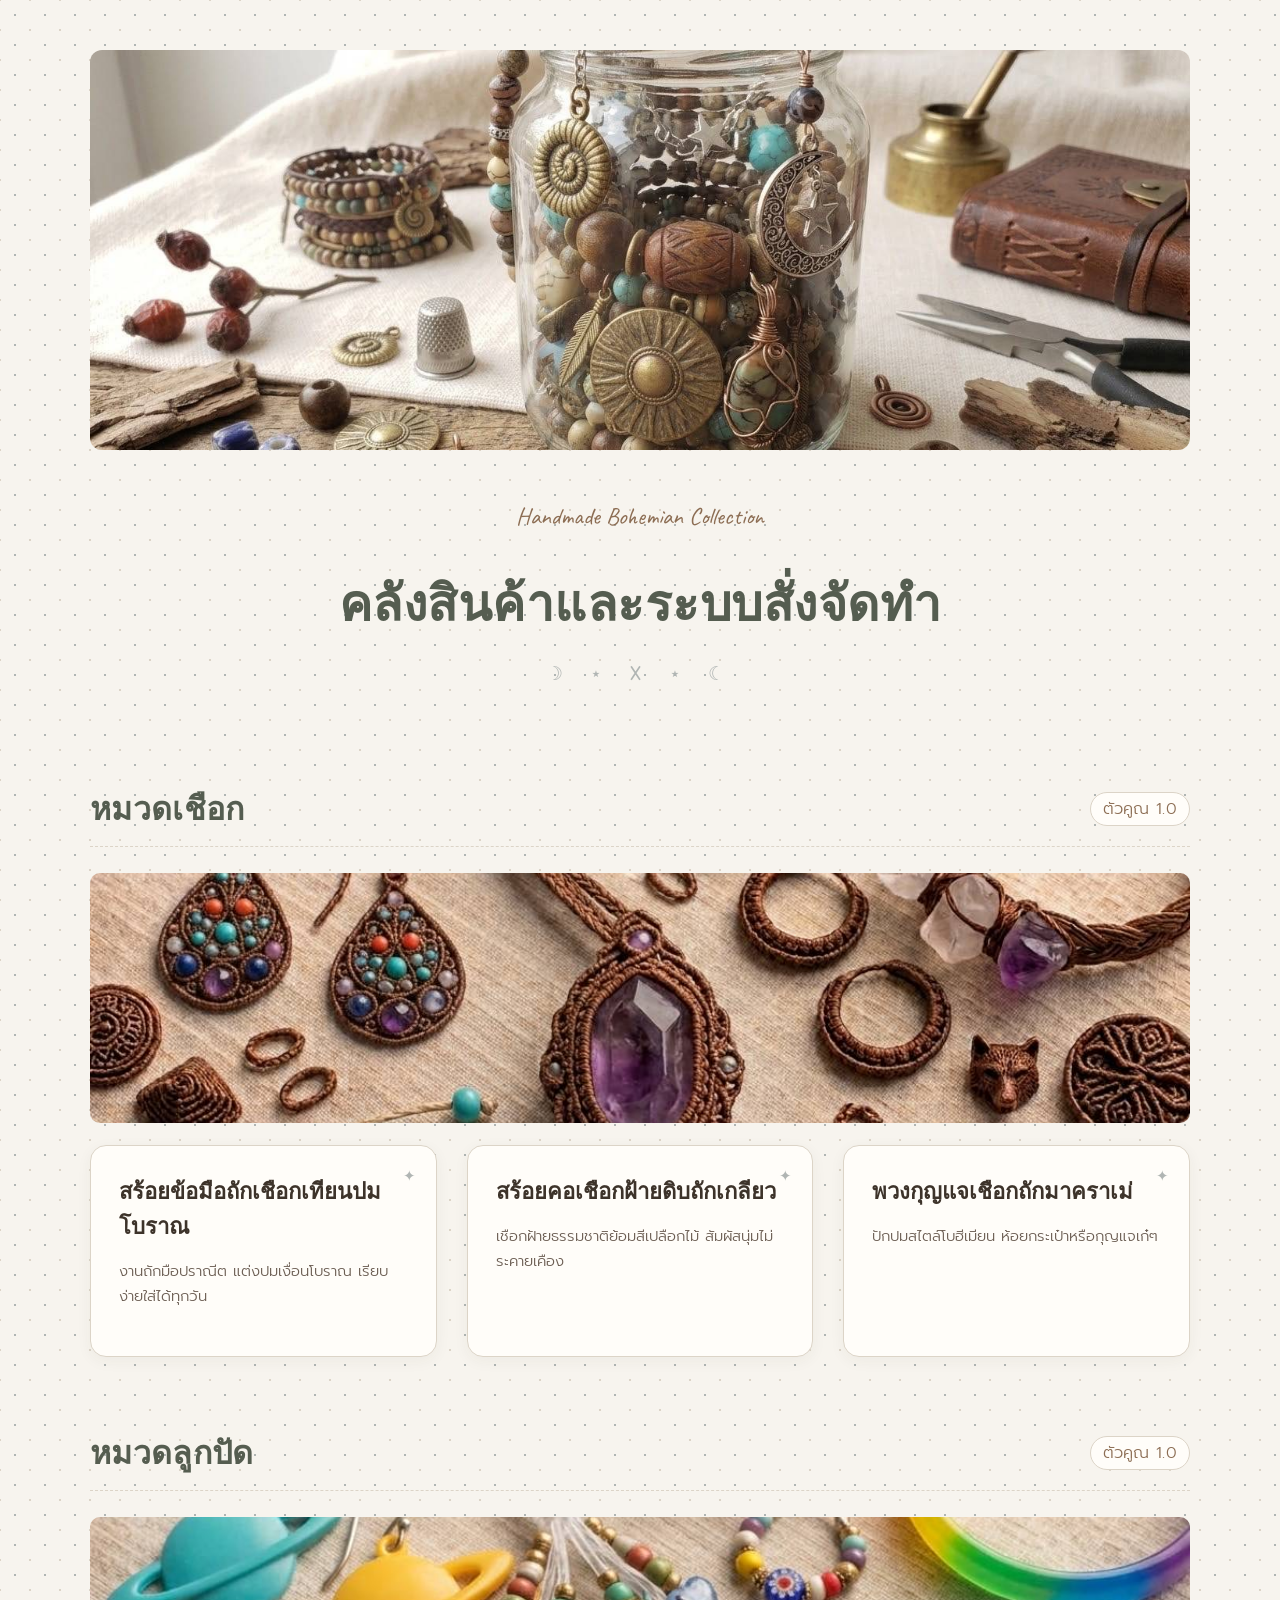
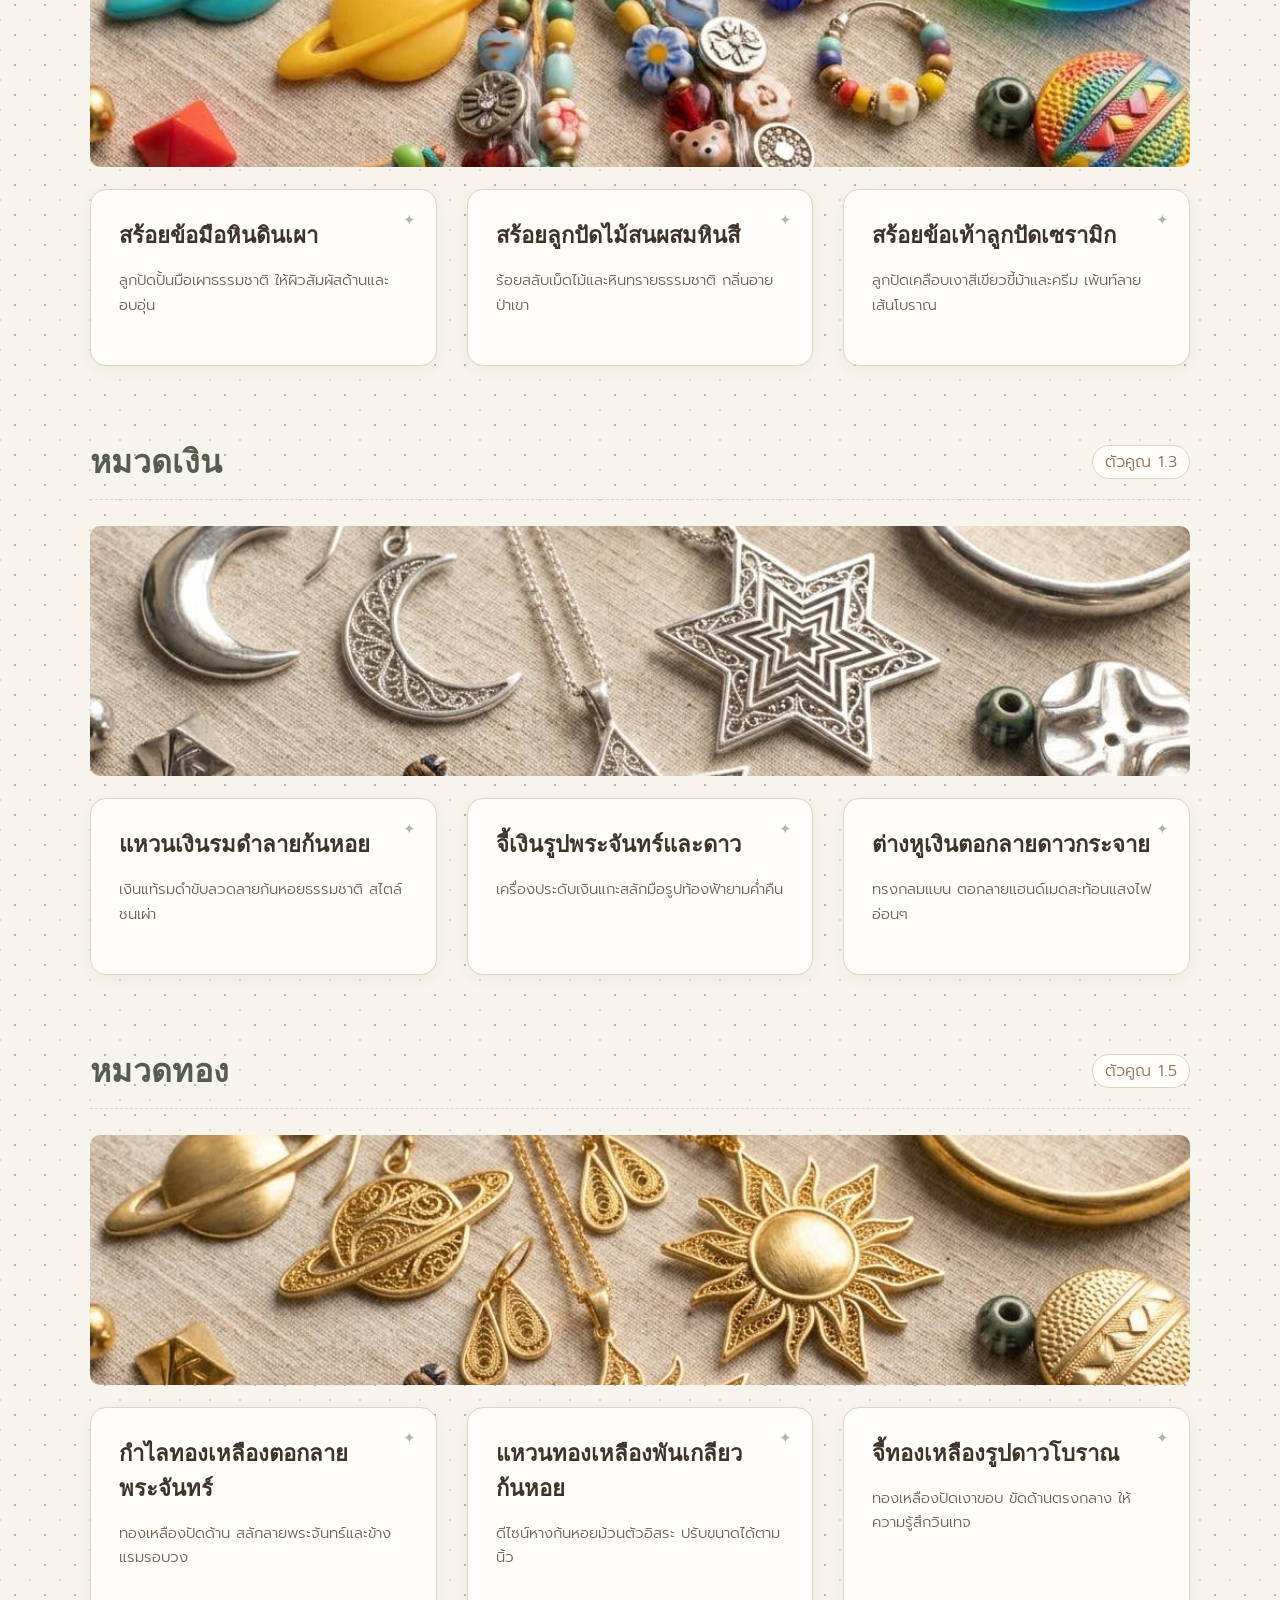
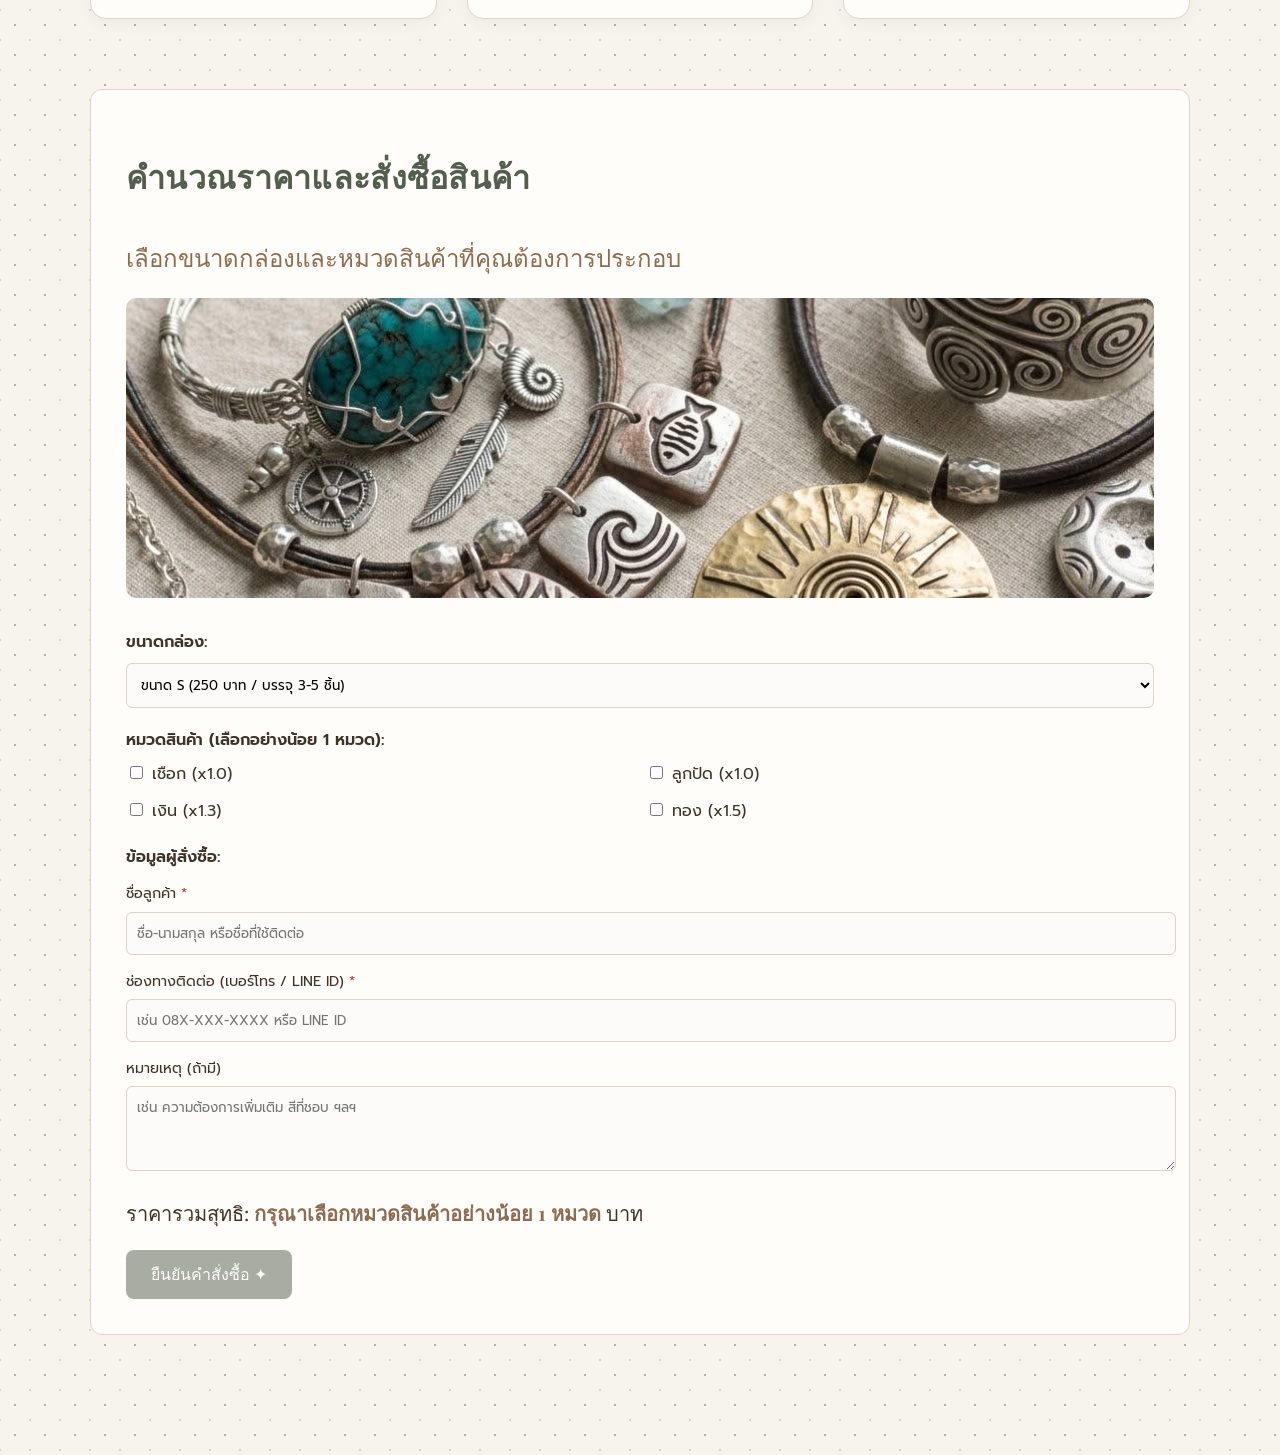
<file: index.html>
<!DOCTYPE html>
<html lang="th">
<head>
    <meta charset="UTF-8">
    <title>รายการสินค้าและสั่งซื้อ - Luna & Spiral</title>
    <link rel="stylesheet" href="style.css">
</head>
<body>
    <div class="shop-container">
        <div class="shop-header">
            <img src="images/hero-jar.jpg" alt="Handmade Bohemian Collection" style="width: 100%; max-height: 400px; object-fit: cover; border-radius: 12px; margin-bottom: 20px;">
            <p class="handwritten">Handmade Bohemian Collection</p>
            <h1>คลังสินค้าและระบบสั่งจัดทำ</h1>
        </div>

        <!-- Category 1: Rope -->
        <div class="category-section">
            <h2 class="category-title">หมวดเชือก <span>ตัวคูณ 1.0</span></h2>
            <img src="images/cat-rope.jpg" alt="ตัวอย่างสินค้าหมวดเชือก" style="width: 100%; max-height: 250px; object-fit: cover; border-radius: 10px; margin-bottom: 15px;">
            <div class="product-grid">
                <div class="product-card">
                    <h3 class="product-name">สร้อยข้อมือถักเชือกเทียนปมโบราณ</h3>
                    <p class="product-desc">งานถักมือปราณีต แต่งปมเงื่อนโบราณ เรียบง่ายใส่ได้ทุกวัน</p>
                </div>
                <div class="product-card">
                    <h3 class="product-name">สร้อยคอเชือกฝ้ายดิบถักเกลียว</h3>
                    <p class="product-desc">เชือกฝ้ายธรรมชาติย้อมสีเปลือกไม้ สัมผัสนุ่มไม่ระคายเคือง</p>
                </div>
                <div class="product-card">
                    <h3 class="product-name">พวงกุญแจเชือกถักมาคราเม่</h3>
                    <p class="product-desc">ปักปมสไตล์โบฮีเมียน ห้อยกระเป๋าหรือกุญแจเก๋ๆ</p>
                </div>
            </div>
        </div>

        <!-- Category 2: Beads -->
        <div class="category-section">
            <h2 class="category-title">หมวดลูกปัด <span>ตัวคูณ 1.0</span></h2>
            <img src="images/cat-bead.jpg" alt="ตัวอย่างสินค้าหมวดลูกปัด" style="width: 100%; max-height: 250px; object-fit: cover; border-radius: 10px; margin-bottom: 15px;">
            <div class="product-grid">
                <div class="product-card">
                    <h3 class="product-name">สร้อยข้อมือหินดินเผา</h3>
                    <p class="product-desc">ลูกปัดปั้นมือเผาธรรมชาติ ให้ผิวสัมผัสด้านและอบอุ่น</p>
                </div>
                <div class="product-card">
                    <h3 class="product-name">สร้อยลูกปัดไม้สนผสมหินสี</h3>
                    <p class="product-desc">ร้อยสลับเม็ดไม้และหินทรายธรรมชาติ กลิ่นอายป่าเขา</p>
                </div>
                <div class="product-card">
                    <h3 class="product-name">สร้อยข้อเท้าลูกปัดเซรามิก</h3>
                    <p class="product-desc">ลูกปัดเคลือบเงาสีเขียวขี้ม้าและครีม เพ้นท์ลายเส้นโบราณ</p>
                </div>
            </div>
        </div>

        <!-- Category 3: Silver -->
        <div class="category-section">
            <h2 class="category-title">หมวดเงิน <span>ตัวคูณ 1.3</span></h2>
            <img src="images/cat-silver.jpg" alt="ตัวอย่างสินค้าหมวดเงิน" style="width: 100%; max-height: 250px; object-fit: cover; border-radius: 10px; margin-bottom: 15px;">
            <div class="product-grid">
                <div class="product-card">
                    <h3 class="product-name">แหวนเงินรมดำลายก้นหอย</h3>
                    <p class="product-desc">เงินแท้รมดำขับลวดลายก้นหอยธรรมชาติ สไตล์ชนเผ่า</p>
                </div>
                <div class="product-card">
                    <h3 class="product-name">จี้เงินรูปพระจันทร์และดาว</h3>
                    <p class="product-desc">เครื่องประดับเงินแกะสลักมือรูปท้องฟ้ายามค่ำคืน</p>
                </div>
                <div class="product-card">
                    <h3 class="product-name">ต่างหูเงินตอกลายดาวกระจาย</h3>
                    <p class="product-desc">ทรงกลมแบน ตอกลายแฮนด์เมดสะท้อนแสงไฟอ่อนๆ</p>
                </div>
            </div>
        </div>

        <!-- Category 4: Gold -->
        <div class="category-section">
            <h2 class="category-title">หมวดทอง <span>ตัวคูณ 1.5</span></h2>
            <img src="images/cat-gold.jpg" alt="ตัวอย่างสินค้าหมวดทอง" style="width: 100%; max-height: 250px; object-fit: cover; border-radius: 10px; margin-bottom: 15px;">
            <div class="product-grid">
                <div class="product-card">
                    <h3 class="product-name">กำไลทองเหลืองตอกลายพระจันทร์</h3>
                    <p class="product-desc">ทองเหลืองปัดด้าน สลักลายพระจันทร์และข้างแรมรอบวง</p>
                </div>
                <div class="product-card">
                    <h3 class="product-name">แหวนทองเหลืองพันเกลียวก้นหอย</h3>
                    <p class="product-desc">ดีไซน์หางก้นหอยม้วนตัวอิสระ ปรับขนาดได้ตามนิ้ว</p>
                </div>
                <div class="product-card">
                    <h3 class="product-name">จี้ทองเหลืองรูปดาวโบราณ</h3>
                    <p class="product-desc">ทองเหลืองปัดเงาขอบ ขัดด้านตรงกลาง ให้ความรู้สึกวินเทจ</p>
                </div>
            </div>
        </div>

        <!-- Order Form Section -->
        <div class="category-section" style="margin-top: 60px; background: var(--card-bg); padding: 35px; border-radius: 12px; border: 1px solid var(--border-color);">
            <h2 class="category-title" style="border: none; margin-bottom: 10px;">คำนวณราคาและสั่งซื้อสินค้า</h2>
            <p class="handwritten" style="margin-bottom: 20px;">เลือกขนาดกล่องและหมวดสินค้าที่คุณต้องการประกอบ</p>
            <img src="images/order-accent.jpg" alt="ตัวอย่างเครื่องประดับ" style="width: 100%; max-height: 300px; object-fit: cover; border-radius: 10px; margin-bottom: 25px;">

            <form id="orderForm">
                <div style="margin-bottom: 20px;">
                    <label for="boxSize" style="display: block; margin-bottom: 8px; font-weight: 600;">ขนาดกล่อง:</label>
                    <select id="boxSize" style="width: 100%; padding: 10px; border-radius: 6px; border: 1px solid var(--border-color); font-family: var(--body-font); background: #fcfbfa;">
                        <option value="S">ขนาด S (250 บาท / บรรจุ 3-5 ชิ้น)</option>
                        <option value="M">ขนาด M (390 บาท / บรรจุ 6-8 ชิ้น)</option>
                        <option value="L">ขนาด L (550 บาท / บรรจุ 9-12 ชิ้น)</option>
                    </select>
                </div>

                <div style="margin-bottom: 20px;">
                    <label style="display: block; margin-bottom: 8px; font-weight: 600;">หมวดสินค้า (เลือกอย่างน้อย 1 หมวด):</label>
                    <div style="display: grid; grid-template-columns: repeat(2, 1fr); gap: 12px;">
                        <label><input type="checkbox" class="cat-checkbox" value="rope"> เชือก (x1.0)</label>
                        <label><input type="checkbox" class="cat-checkbox" value="bead"> ลูกปัด (x1.0)</label>
                        <label><input type="checkbox" class="cat-checkbox" value="silver"> เงิน (x1.3)</label>
                        <label><input type="checkbox" class="cat-checkbox" value="gold"> ทอง (x1.5)</label>
                    </div>
                </div>

                <div style="margin-bottom: 20px;">
                    <label style="display: block; margin-bottom: 12px; font-weight: 600;">ข้อมูลผู้สั่งซื้อ:</label>

                    <label for="customerName" style="display: block; margin-bottom: 6px; font-size: 0.9rem;">ชื่อลูกค้า <span style="color: #b33;">*</span></label>
                    <input type="text" id="customerName" name="customerName" required
                        placeholder="ชื่อ-นามสกุล หรือชื่อที่ใช้ติดต่อ"
                        style="width: 100%; padding: 10px; border-radius: 6px; border: 1px solid var(--border-color); font-family: var(--body-font); background: #fcfbfa; margin-bottom: 15px;">

                    <label for="contact" style="display: block; margin-bottom: 6px; font-size: 0.9rem;">ช่องทางติดต่อ (เบอร์โทร / LINE ID) <span style="color: #b33;">*</span></label>
                    <input type="text" id="contact" name="contact" required
                        placeholder="เช่น 08X-XXX-XXXX หรือ LINE ID"
                        style="width: 100%; padding: 10px; border-radius: 6px; border: 1px solid var(--border-color); font-family: var(--body-font); background: #fcfbfa; margin-bottom: 15px;">

                    <label for="note" style="display: block; margin-bottom: 6px; font-size: 0.9rem;">หมายเหตุ (ถ้ามี)</label>
                    <textarea id="note" name="note" rows="3"
                        placeholder="เช่น ความต้องการเพิ่มเติม สีที่ชอบ ฯลฯ"
                        style="width: 100%; padding: 10px; border-radius: 6px; border: 1px solid var(--border-color); font-family: var(--body-font); background: #fcfbfa; resize: vertical;"></textarea>
                </div>

                <div style="margin-bottom: 20px; font-size: 1.25rem; font-family: var(--serif-font);">
                    ราคารวมสุทธิ: <span id="totalPrice" style="color: var(--earth-brown); font-weight: bold;">0.00</span> บาท
                </div>

                <button type="submit" id="submitBtn" style="background-color: var(--olive-green); color: var(--card-bg); border: none; padding: 12px 25px; border-radius: 8px; cursor: pointer; font-family: var(--serif-font); font-size: 1rem;">ยืนยันคำสั่งซื้อ ✦</button>
            </form>
        </div>
    </div>

    <script src="script.js"></script>
</body>
</html>
</file>
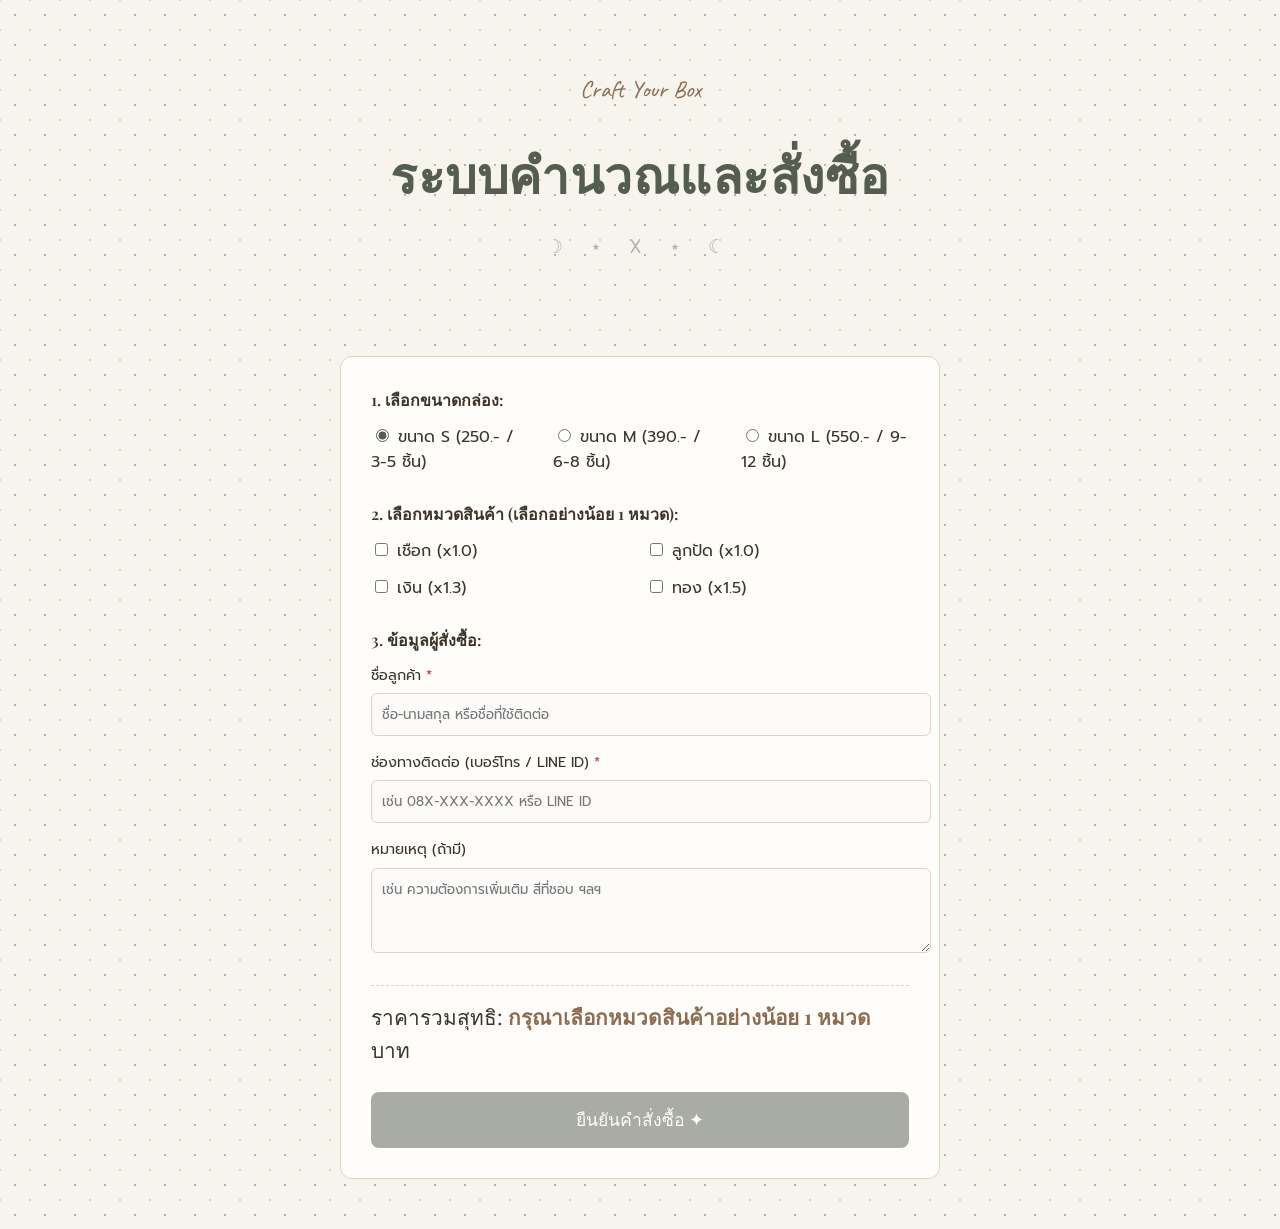
<file: order.html>
<!DOCTYPE html>
<html lang="th">
<head>
    <meta charset="UTF-8">
    <title>สั่งซื้อสินค้า - Luna & Spiral</title>
    <link rel="stylesheet" href="style.css">
</head>
<body>
    <div class="shop-container" style="max-width: 600px;">
        <div class="shop-header">
            <p class="handwritten">Craft Your Box</p>
            <h1>ระบบคำนวณและสั่งซื้อ</h1>
        </div>

        <form id="orderForm" style="background: var(--card-bg); padding: 30px; border-radius: 12px; border: 1px solid var(--border-color);">

            <div style="margin-bottom: 25px;">
                <label style="display: block; margin-bottom: 12px; font-weight: 600; font-family: var(--serif-font);">1. เลือกขนาดกล่อง:</label>
                <div style="display: flex; gap: 20px;">
                    <label><input type="radio" id="boxSize" name="boxSize" value="S" checked> ขนาด S (250.- / 3-5 ชิ้น)</label>
                    <label><input type="radio" id="boxSize" name="boxSize" value="M"> ขนาด M (390.- / 6-8 ชิ้น)</label>
                    <label><input type="radio" id="boxSize" name="boxSize" value="L"> ขนาด L (550.- / 9-12 ชิ้น)</label>
                </div>
            </div>

            <div style="margin-bottom: 25px;">
                <label style="display: block; margin-bottom: 12px; font-weight: 600; font-family: var(--serif-font);">2. เลือกหมวดสินค้า (เลือกอย่างน้อย 1 หมวด):</label>
                <div style="display: grid; grid-template-columns: repeat(2, 1fr); gap: 12px;">
                    <label><input type="checkbox" class="cat-checkbox" value="rope"> เชือก (x1.0)</label>
                    <label><input type="checkbox" class="cat-checkbox" value="bead"> ลูกปัด (x1.0)</label>
                    <label><input type="checkbox" class="cat-checkbox" value="silver"> เงิน (x1.3)</label>
                    <label><input type="checkbox" class="cat-checkbox" value="gold"> ทอง (x1.5)</label>
                </div>
            </div>

            <div style="margin-bottom: 25px;">
                <label style="display: block; margin-bottom: 12px; font-weight: 600; font-family: var(--serif-font);">3. ข้อมูลผู้สั่งซื้อ:</label>

                <label for="customerName" style="display: block; margin-bottom: 6px; font-size: 0.9rem;">ชื่อลูกค้า <span style="color: #b33;">*</span></label>
                <input type="text" id="customerName" name="customerName" required
                    placeholder="ชื่อ-นามสกุล หรือชื่อที่ใช้ติดต่อ"
                    style="width: 100%; padding: 10px; border-radius: 6px; border: 1px solid var(--border-color); font-family: var(--body-font); background: #fcfbfa; margin-bottom: 15px;">

                <label for="contact" style="display: block; margin-bottom: 6px; font-size: 0.9rem;">ช่องทางติดต่อ (เบอร์โทร / LINE ID) <span style="color: #b33;">*</span></label>
                <input type="text" id="contact" name="contact" required
                    placeholder="เช่น 08X-XXX-XXXX หรือ LINE ID"
                    style="width: 100%; padding: 10px; border-radius: 6px; border: 1px solid var(--border-color); font-family: var(--body-font); background: #fcfbfa; margin-bottom: 15px;">

                <label for="note" style="display: block; margin-bottom: 6px; font-size: 0.9rem;">หมายเหตุ (ถ้ามี)</label>
                <textarea id="note" name="note" rows="3"
                    placeholder="เช่น ความต้องการเพิ่มเติม สีที่ชอบ ฯลฯ"
                    style="width: 100%; padding: 10px; border-radius: 6px; border: 1px solid var(--border-color); font-family: var(--body-font); background: #fcfbfa; resize: vertical;"></textarea>
            </div>

            <div style="margin-bottom: 25px; font-size: 1.3rem; font-family: var(--serif-font); border-top: 1px dashed var(--border-color); padding-top: 15px;">
                ราคารวมสุทธิ: <span id="totalPrice" style="color: var(--earth-brown); font-weight: bold;">0.00</span> บาท
            </div>

            <button type="submit" id="submitBtn" style="width: 100%; background-color: var(--olive-green); color: var(--card-bg); border: none; padding: 14px; border-radius: 8px; cursor: pointer; font-family: var(--serif-font); font-size: 1.1rem;">ยืนยันคำสั่งซื้อ ✦</button>
        </form>
    </div>

    <script src="script.js"></script>
</body>
</html>
</file>
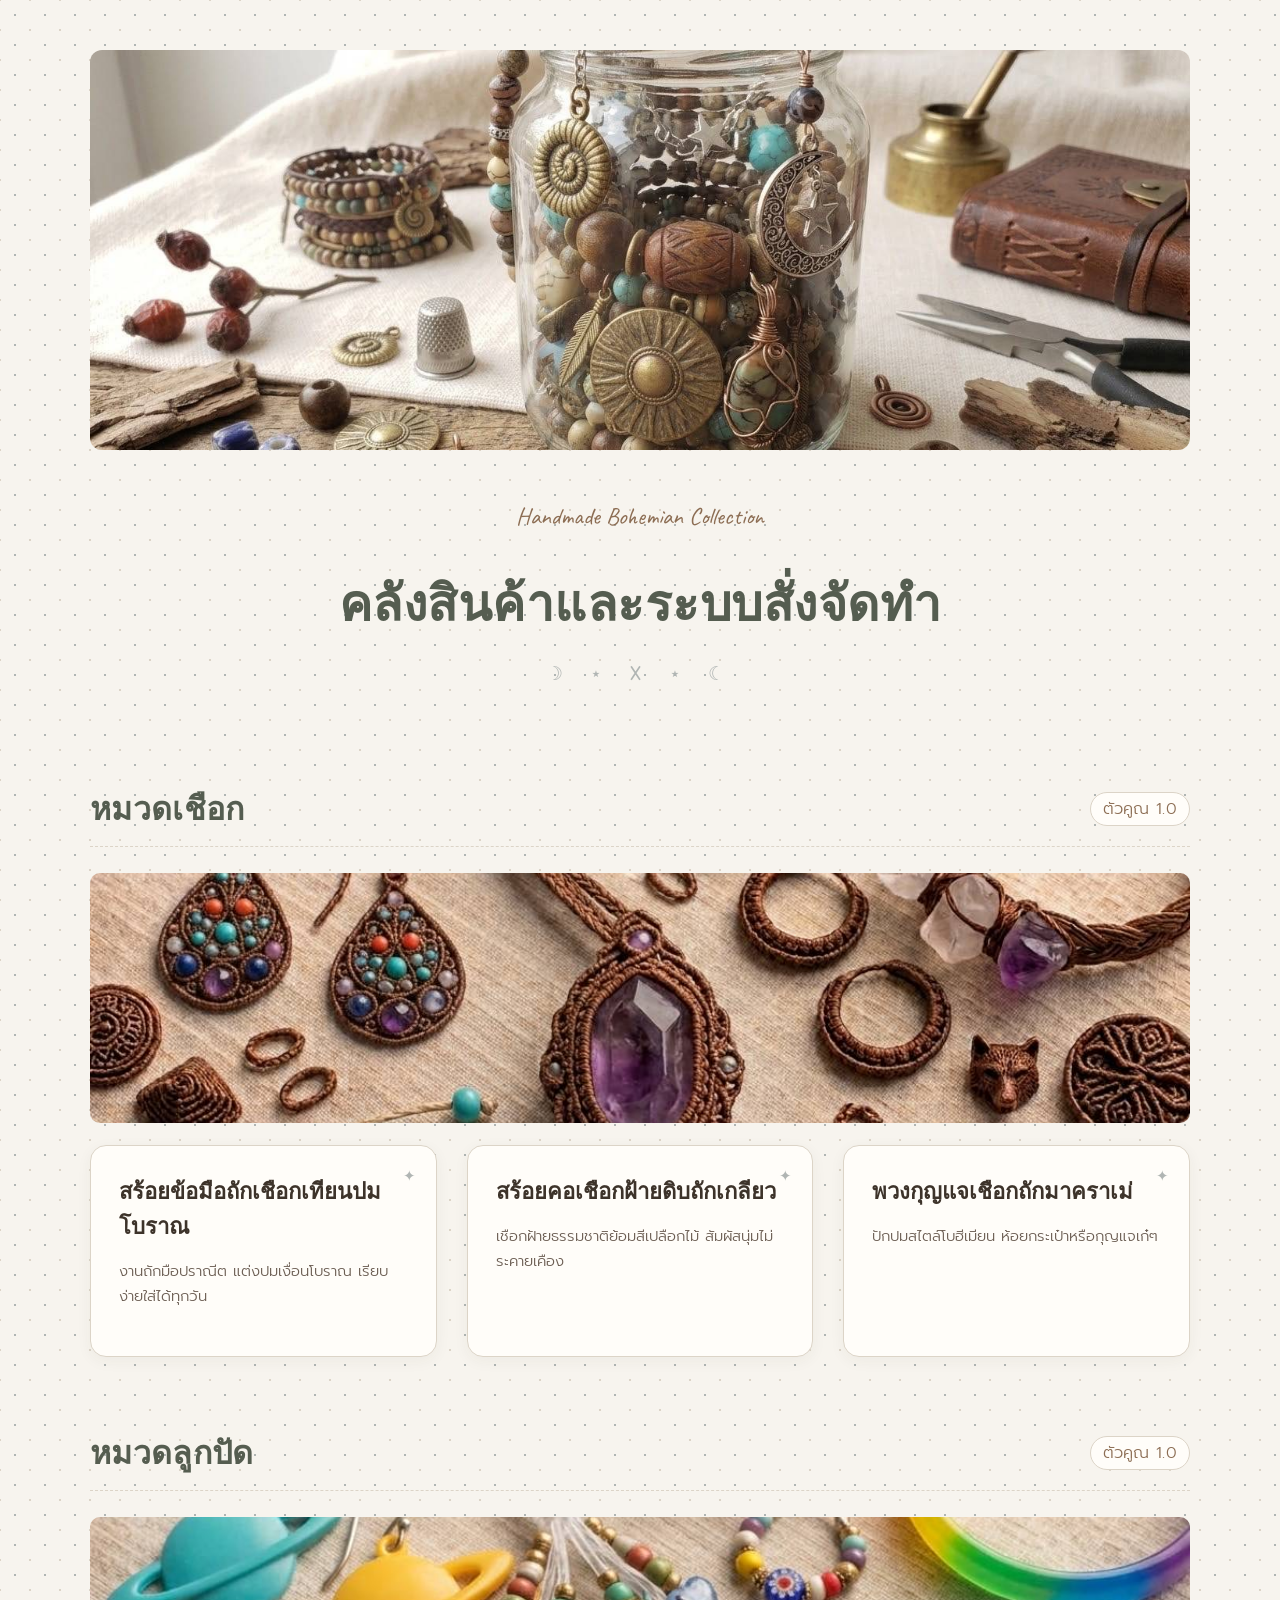
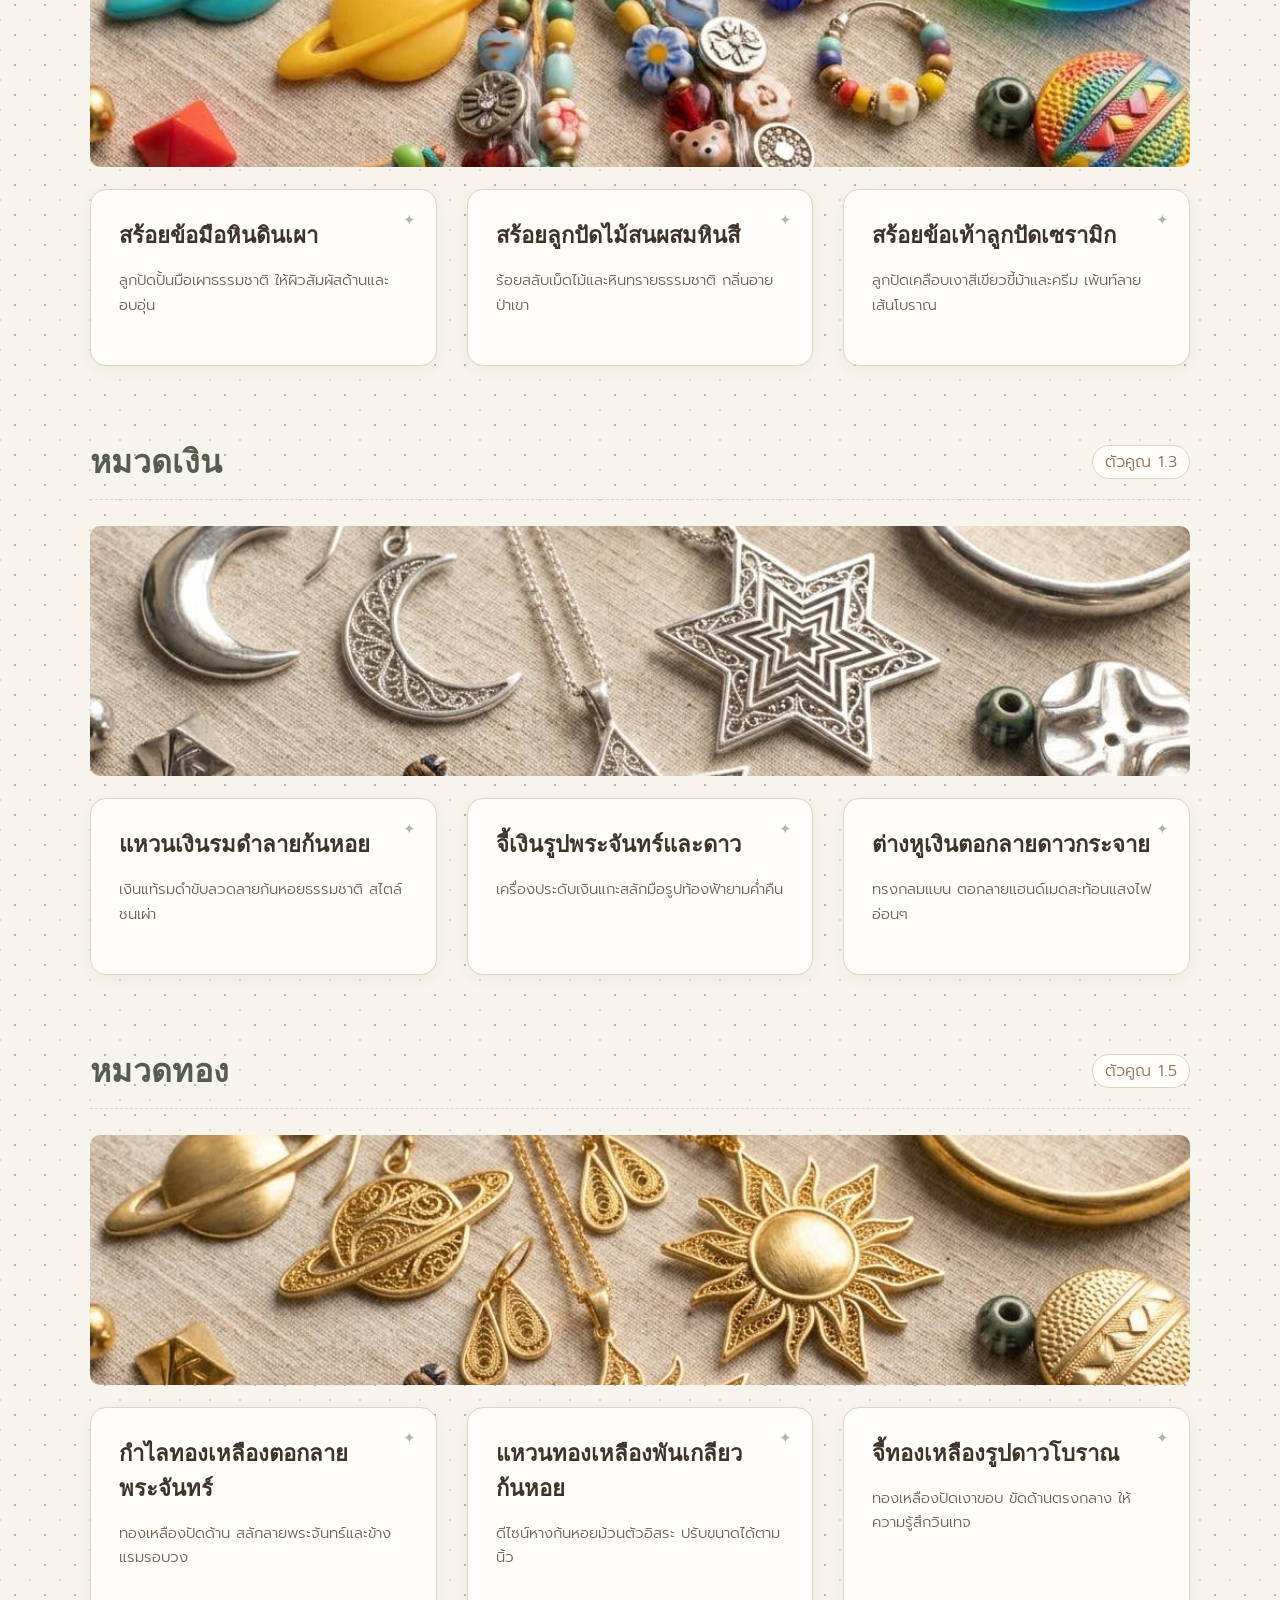
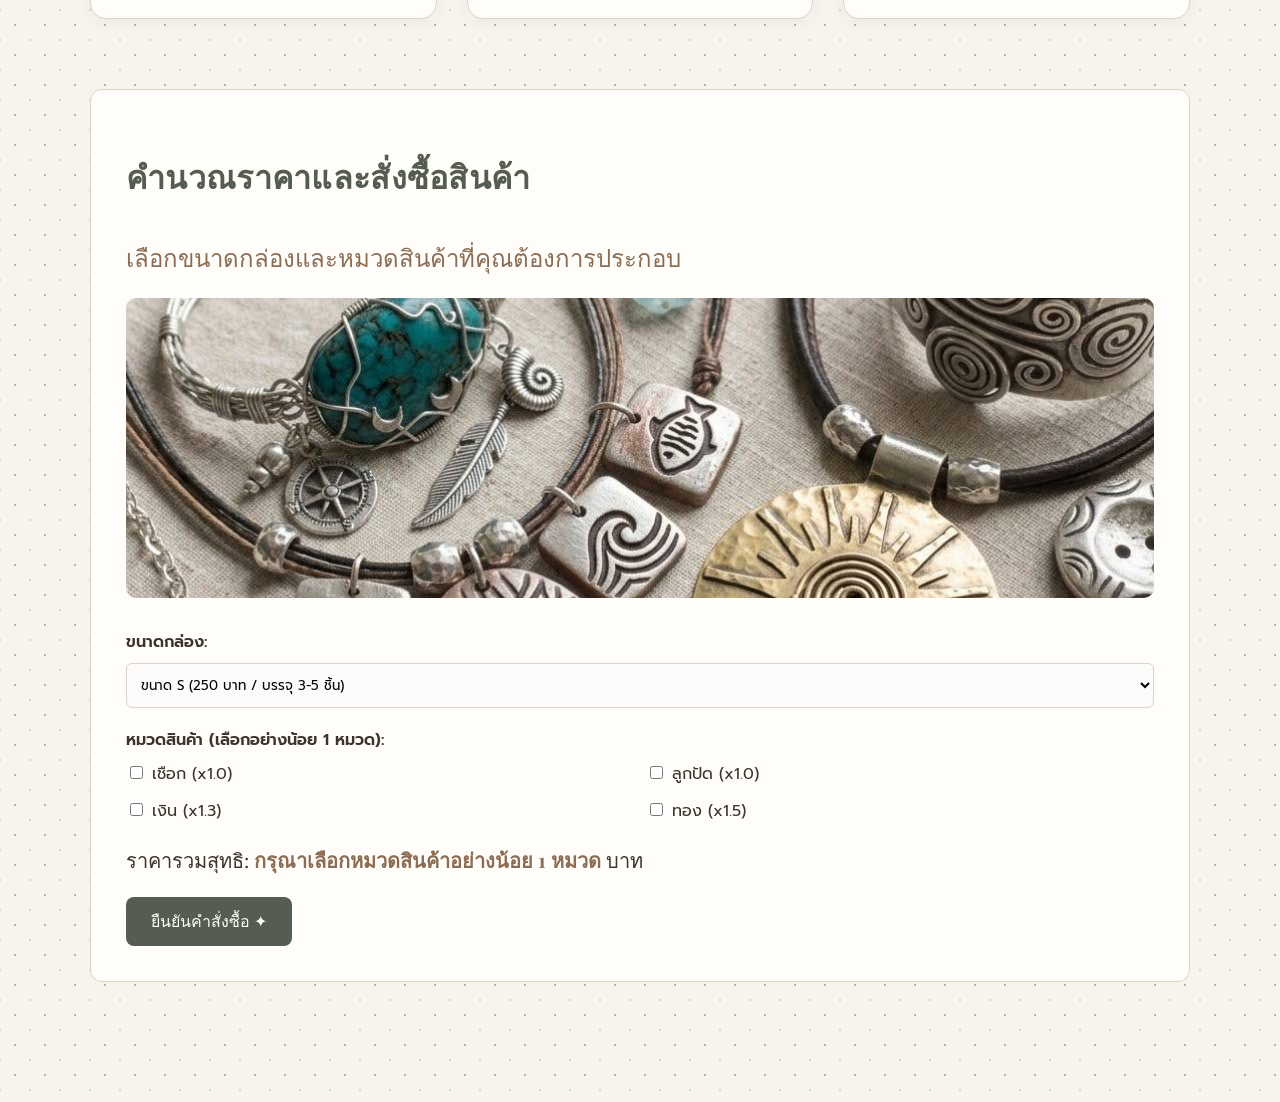
<file: product.html>
<!DOCTYPE html>
<html lang="th">
<head>
    <meta charset="UTF-8">
    <title>รายการสินค้าและสั่งซื้อ - Luna & Spiral</title>
    <link rel="stylesheet" href="style.css">
</head>
<body>
    <div class="shop-container">
        <div class="shop-header">
            <img src="images/hero-jar.jpg" alt="Handmade Bohemian Collection" style="width: 100%; max-height: 400px; object-fit: cover; border-radius: 12px; margin-bottom: 20px;">
            <p class="handwritten">Handmade Bohemian Collection</p>
            <h1>คลังสินค้าและระบบสั่งจัดทำ</h1>
        </div>

        <!-- Category 1: Rope -->
        <div class="category-section">
            <h2 class="category-title">หมวดเชือก <span>ตัวคูณ 1.0</span></h2>
            <img src="images/cat-rope.jpg" alt="ตัวอย่างสินค้าหมวดเชือก" style="width: 100%; max-height: 250px; object-fit: cover; border-radius: 10px; margin-bottom: 15px;">
            <div class="product-grid">
                <div class="product-card">
                    <h3 class="product-name">สร้อยข้อมือถักเชือกเทียนปมโบราณ</h3>
                    <p class="product-desc">งานถักมือปราณีต แต่งปมเงื่อนโบราณ เรียบง่ายใส่ได้ทุกวัน</p>
                </div>
                <div class="product-card">
                    <h3 class="product-name">สร้อยคอเชือกฝ้ายดิบถักเกลียว</h3>
                    <p class="product-desc">เชือกฝ้ายธรรมชาติย้อมสีเปลือกไม้ สัมผัสนุ่มไม่ระคายเคือง</p>
                </div>
                <div class="product-card">
                    <h3 class="product-name">พวงกุญแจเชือกถักมาคราเม่</h3>
                    <p class="product-desc">ปักปมสไตล์โบฮีเมียน ห้อยกระเป๋าหรือกุญแจเก๋ๆ</p>
                </div>
            </div>
        </div>

        <!-- Category 2: Beads -->
        <div class="category-section">
            <h2 class="category-title">หมวดลูกปัด <span>ตัวคูณ 1.0</span></h2>
            <img src="images/cat-bead.jpg" alt="ตัวอย่างสินค้าหมวดลูกปัด" style="width: 100%; max-height: 250px; object-fit: cover; border-radius: 10px; margin-bottom: 15px;">
            <div class="product-grid">
                <div class="product-card">
                    <h3 class="product-name">สร้อยข้อมือหินดินเผา</h3>
                    <p class="product-desc">ลูกปัดปั้นมือเผาธรรมชาติ ให้ผิวสัมผัสด้านและอบอุ่น</p>
                </div>
                <div class="product-card">
                    <h3 class="product-name">สร้อยลูกปัดไม้สนผสมหินสี</h3>
                    <p class="product-desc">ร้อยสลับเม็ดไม้และหินทรายธรรมชาติ กลิ่นอายป่าเขา</p>
                </div>
                <div class="product-card">
                    <h3 class="product-name">สร้อยข้อเท้าลูกปัดเซรามิก</h3>
                    <p class="product-desc">ลูกปัดเคลือบเงาสีเขียวขี้ม้าและครีม เพ้นท์ลายเส้นโบราณ</p>
                </div>
            </div>
        </div>

        <!-- Category 3: Silver -->
        <div class="category-section">
            <h2 class="category-title">หมวดเงิน <span>ตัวคูณ 1.3</span></h2>
            <img src="images/cat-silver.jpg" alt="ตัวอย่างสินค้าหมวดเงิน" style="width: 100%; max-height: 250px; object-fit: cover; border-radius: 10px; margin-bottom: 15px;">
            <div class="product-grid">
                <div class="product-card">
                    <h3 class="product-name">แหวนเงินรมดำลายก้นหอย</h3>
                    <p class="product-desc">เงินแท้รมดำขับลวดลายก้นหอยธรรมชาติ สไตล์ชนเผ่า</p>
                </div>
                <div class="product-card">
                    <h3 class="product-name">จี้เงินรูปพระจันทร์และดาว</h3>
                    <p class="product-desc">เครื่องประดับเงินแกะสลักมือรูปท้องฟ้ายามค่ำคืน</p>
                </div>
                <div class="product-card">
                    <h3 class="product-name">ต่างหูเงินตอกลายดาวกระจาย</h3>
                    <p class="product-desc">ทรงกลมแบน ตอกลายแฮนด์เมดสะท้อนแสงไฟอ่อนๆ</p>
                </div>
            </div>
        </div>

        <!-- Category 4: Gold -->
        <div class="category-section">
            <h2 class="category-title">หมวดทอง <span>ตัวคูณ 1.5</span></h2>
            <img src="images/cat-gold.jpg" alt="ตัวอย่างสินค้าหมวดทอง" style="width: 100%; max-height: 250px; object-fit: cover; border-radius: 10px; margin-bottom: 15px;">
            <div class="product-grid">
                <div class="product-card">
                    <h3 class="product-name">กำไลทองเหลืองตอกลายพระจันทร์</h3>
                    <p class="product-desc">ทองเหลืองปัดด้าน สลักลายพระจันทร์และข้างแรมรอบวง</p>
                </div>
                <div class="product-card">
                    <h3 class="product-name">แหวนทองเหลืองพันเกลียวก้นหอย</h3>
                    <p class="product-desc">ดีไซน์หางก้นหอยม้วนตัวอิสระ ปรับขนาดได้ตามนิ้ว</p>
                </div>
                <div class="product-card">
                    <h3 class="product-name">จี้ทองเหลืองรูปดาวโบราณ</h3>
                    <p class="product-desc">ทองเหลืองปัดเงาขอบ ขัดด้านตรงกลาง ให้ความรู้สึกวินเทจ</p>
                </div>
            </div>
        </div>

        <!-- Order Form Section -->
        <div class="category-section" style="margin-top: 60px; background: var(--card-bg); padding: 35px; border-radius: 12px; border: 1px solid var(--border-color);">
            <h2 class="category-title" style="border: none; margin-bottom: 10px;">คำนวณราคาและสั่งซื้อสินค้า</h2>
            <p class="handwritten" style="margin-bottom: 20px;">เลือกขนาดกล่องและหมวดสินค้าที่คุณต้องการประกอบ</p>
            <img src="images/order-accent.jpg" alt="ตัวอย่างเครื่องประดับ" style="width: 100%; max-height: 300px; object-fit: cover; border-radius: 10px; margin-bottom: 25px;">

            <form id="orderForm">
                <div style="margin-bottom: 20px;">
                    <label for="boxSize" style="display: block; margin-bottom: 8px; font-weight: 600;">ขนาดกล่อง:</label>
                    <select id="boxSize" style="width: 100%; padding: 10px; border-radius: 6px; border: 1px solid var(--border-color); font-family: var(--body-font); background: #fcfbfa;">
                        <option value="S">ขนาด S (250 บาท / บรรจุ 3-5 ชิ้น)</option>
                        <option value="M">ขนาด M (390 บาท / บรรจุ 6-8 ชิ้น)</option>
                        <option value="L">ขนาด L (550 บาท / บรรจุ 9-12 ชิ้น)</option>
                    </select>
                </div>

                <div style="margin-bottom: 20px;">
                    <label style="display: block; margin-bottom: 8px; font-weight: 600;">หมวดสินค้า (เลือกอย่างน้อย 1 หมวด):</label>
                    <div style="display: grid; grid-template-columns: repeat(2, 1fr); gap: 12px;">
                        <label><input type="checkbox" class="cat-checkbox" value="rope"> เชือก (x1.0)</label>
                        <label><input type="checkbox" class="cat-checkbox" value="bead"> ลูกปัด (x1.0)</label>
                        <label><input type="checkbox" class="cat-checkbox" value="silver"> เงิน (x1.3)</label>
                        <label><input type="checkbox" class="cat-checkbox" value="gold"> ทอง (x1.5)</label>
                    </div>
                </div>

                <div style="margin-bottom: 20px; font-size: 1.25rem; font-family: var(--serif-font);">
                    ราคารวมสุทธิ: <span id="totalPrice" style="color: var(--earth-brown); font-weight: bold;">0.00</span> บาท
                </div>

                <button type="submit" style="background-color: var(--olive-green); color: var(--card-bg); border: none; padding: 12px 25px; border-radius: 8px; cursor: pointer; font-family: var(--serif-font); font-size: 1rem;">ยืนยันคำสั่งซื้อ ✦</button>
            </form>
        </div>
    </div>

    <script src="script.js"></script>
</body>
</html>
</file>
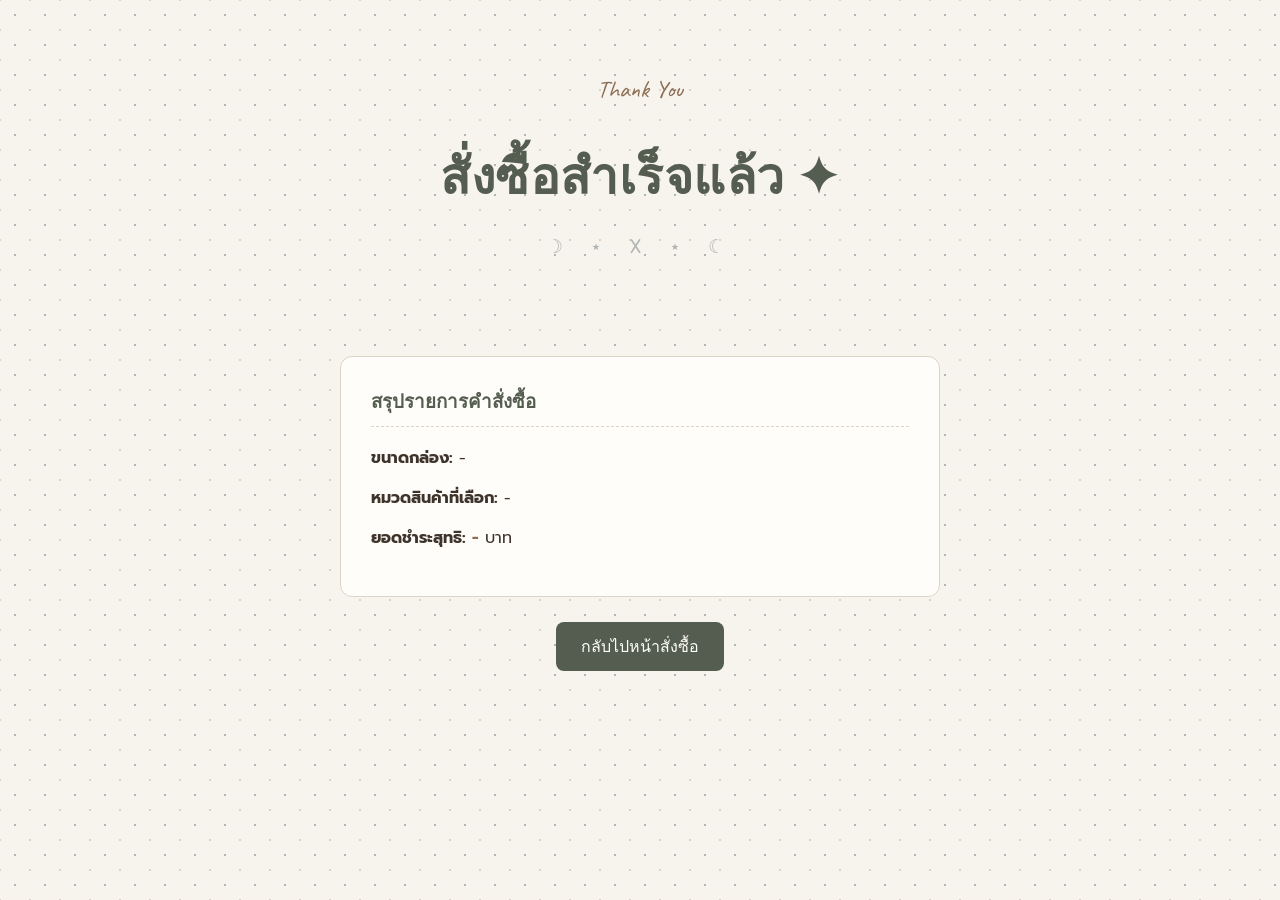
<file: thank you.html>
<!DOCTYPE html>
<html lang="th">
<head>
    <meta charset="UTF-8">
    <title>ขอบคุณสำหรับการสั่งซื้อ - Luna & Spiral</title>
    <link rel="stylesheet" href="style.css">
</head>
<body>
    <div class="shop-container" style="max-width: 600px; text-align: center;">
        <div class="shop-header">
            <p class="handwritten">Thank You</p>
            <h1>สั่งซื้อสำเร็จแล้ว ✦</h1>
        </div>
        
        <div style="background: var(--card-bg); padding: 30px; border-radius: 12px; border: 1px solid var(--border-color); text-align: left; margin-bottom: 25px;">
            <h3 style="font-family: var(--serif-font); margin-top: 0; color: var(--olive-green); border-bottom: 1px dashed var(--border-color); padding-bottom: 10px;">สรุปรายการคำสั่งซื้อ</h3>
            <p><strong>ขนาดกล่อง:</strong> <span id="summarySize">-</span></p>
            <p><strong>หมวดสินค้าที่เลือก:</strong> <span id="summaryCategories">-</span></p>
            <p><strong>ยอดชำระสุทธิ:</strong> <span id="summaryPrice" style="color: var(--earth-brown); font-weight: bold;">-</span> บาท</p>
        </div>

        <a href="order.html" style="display: inline-block; background-color: var(--olive-green); color: var(--card-bg); padding: 12px 25px; border-radius: 8px; text-decoration: none; font-family: var(--serif-font);">กลับไปหน้าสั่งซื้อ</a>
    </div>

    <script>
        const dataStr = sessionStorage.getItem('orderSummary');
        if (dataStr) {
            const data = JSON.parse(dataStr);
            document.getElementById('summarySize').textContent = `ขนาด ${data.size}`;
            document.getElementById('summaryCategories').textContent = data.categories.join(', ');
            document.getElementById('summaryPrice').textContent = Number(data.totalPrice).toFixed(2);
        }
    </script>
</body>
</html>
</file>
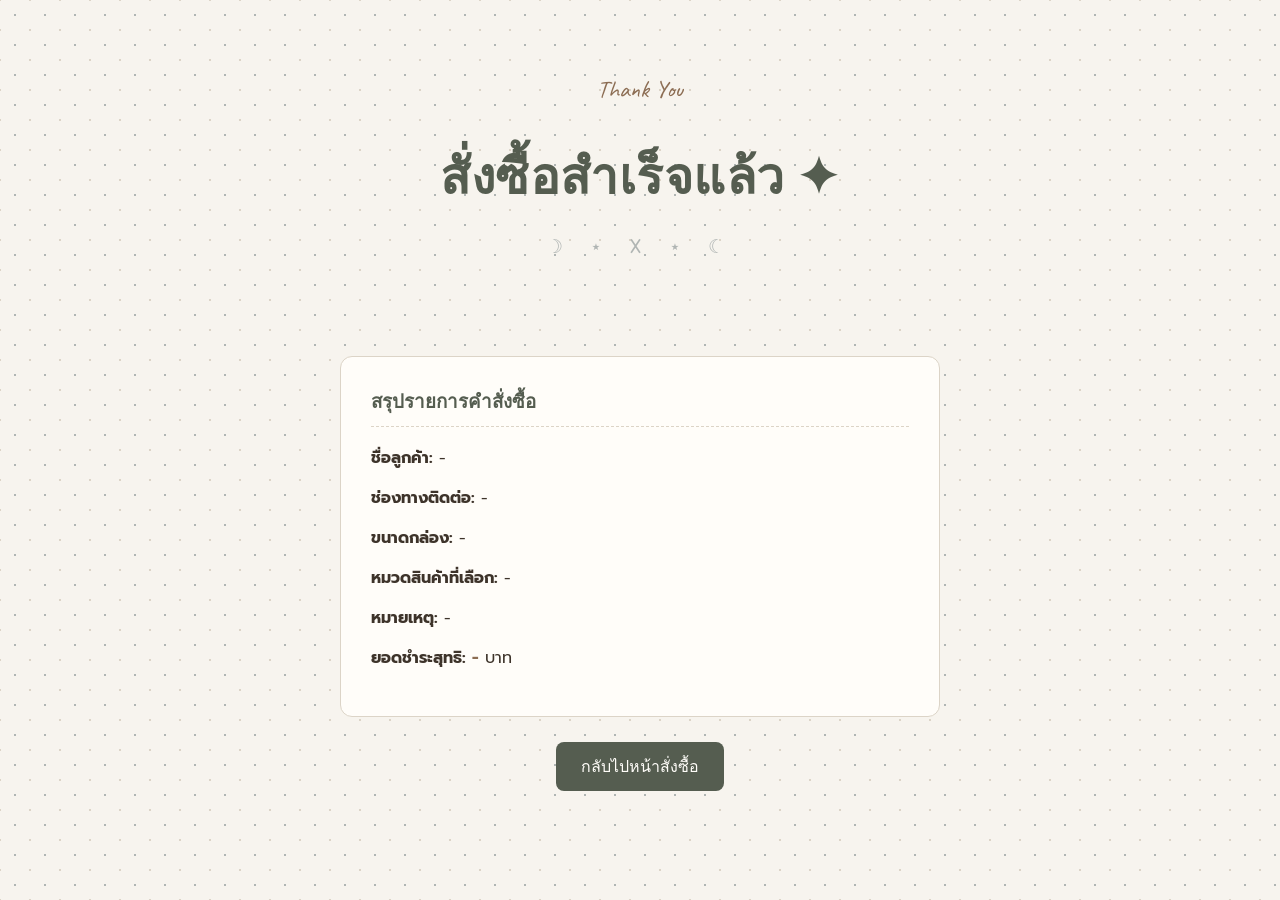
<file: thankyou.html>
<!DOCTYPE html>
<html lang="th">
<head>
    <meta charset="UTF-8">
    <title>ขอบคุณสำหรับการสั่งซื้อ - Luna & Spiral</title>
    <link rel="stylesheet" href="style.css">
</head>
<body>
    <div class="shop-container" style="max-width: 600px; text-align: center;">
        <div class="shop-header">
            <p class="handwritten">Thank You</p>
            <h1>สั่งซื้อสำเร็จแล้ว ✦</h1>
        </div>

        <div style="background: var(--card-bg); padding: 30px; border-radius: 12px; border: 1px solid var(--border-color); text-align: left; margin-bottom: 25px;">
            <h3 style="font-family: var(--serif-font); margin-top: 0; color: var(--olive-green); border-bottom: 1px dashed var(--border-color); padding-bottom: 10px;">สรุปรายการคำสั่งซื้อ</h3>
            <p><strong>ชื่อลูกค้า:</strong> <span id="summaryName">-</span></p>
            <p><strong>ช่องทางติดต่อ:</strong> <span id="summaryContact">-</span></p>
            <p><strong>ขนาดกล่อง:</strong> <span id="summarySize">-</span></p>
            <p><strong>หมวดสินค้าที่เลือก:</strong> <span id="summaryCategories">-</span></p>
            <p><strong>หมายเหตุ:</strong> <span id="summaryNote">-</span></p>
            <p><strong>ยอดชำระสุทธิ:</strong> <span id="summaryPrice" style="color: var(--earth-brown); font-weight: bold;">-</span> บาท</p>
        </div>

        <a href="index.html" style="display: inline-block; background-color: var(--olive-green); color: var(--card-bg); padding: 12px 25px; border-radius: 8px; text-decoration: none; font-family: var(--serif-font);">กลับไปหน้าสั่งซื้อ</a>
    </div>

    <script>
        const dataStr = sessionStorage.getItem('orderSummary');
        if (dataStr) {
            const data = JSON.parse(dataStr);
            document.getElementById('summaryName').textContent = data.customerName || '-';
            document.getElementById('summaryContact').textContent = data.contact || '-';
            document.getElementById('summarySize').textContent = data.boxSize ? `ขนาด ${data.boxSize}` : '-';
            document.getElementById('summaryCategories').textContent = data.categories || '-';
            document.getElementById('summaryNote').textContent = data.note || '-';
            document.getElementById('summaryPrice').textContent = Number(data.total).toFixed(2);
        }
    </script>
</body>
</html>
</file>
<file: style.css>
@import url('https://fonts.googleapis.com/css2?family=Playfair+Display:ital,wght@0,400;0,600;1,400&family=Caveat:wght@400;600&family=Prompt:wght@300;400&display=swap');

:root {
  --bg-color: #f7f4ee;
  --card-bg: #fffdf9;
  --text-main: #3d332a;
  --earth-brown: #8c6d53;
  --olive-green: #555d50;
  --silver-accent: #b0b5b3;
  --border-color: #dcd4c7;
  --serif-font: 'Playfair Display', serif;
  --hand-font: 'Caveat', cursive;
  --body-font: 'Prompt', sans-serif;
}

body {
  background-color: var(--bg-color);
  color: var(--text-main);
  font-family: var(--body-font);
  margin: 0;
  padding: 50px 20px;
  background-image:
    radial-gradient(var(--silver-accent) 0.75px, transparent 0.75px),
    radial-gradient(var(--border-color) 0.75px, var(--bg-color) 0.75px);
  background-size: 30px 30px;
  background-position: 0 0, 15px 15px;
}

h1, h2, h3 {
  font-family: var(--serif-font);
  font-weight: 600;
}

.handwritten {
  font-family: var(--hand-font);
  font-size: 1.5rem;
  color: var(--earth-brown);
}

.shop-container {
  max-width: 1100px;
  margin: 0 auto;
}

/* ===== Hero / Header ===== */
.shop-header {
  text-align: center;
  margin-bottom: 75px;
  position: relative;
  padding-bottom: 20px;
}

.shop-header h1 {
  font-size: 3.1rem;
  margin-bottom: 8px;
  color: var(--olive-green);
  letter-spacing: 0.5px;
}

.shop-header .handwritten {
  display: block;
  margin-bottom: 6px;
}

.shop-header::after {
  content: "☽ ⋆ 𐌢 ⋆ ☾";
  display: block;
  font-size: 1.2rem;
  color: var(--silver-accent);
  margin-top: 16px;
  letter-spacing: 10px;
}

/* ===== Category Sections ===== */
.category-section {
  margin-bottom: 70px;
}

.category-title {
  font-size: 2rem;
  color: var(--olive-green);
  border-bottom: 1.5px dashed var(--border-color);
  padding-bottom: 12px;
  margin-bottom: 26px;
  display: flex;
  justify-content: space-between;
  align-items: center;
  letter-spacing: 0.3px;
}

.category-title span {
  font-size: 1rem;
  color: var(--earth-brown);
  font-family: var(--body-font);
  font-weight: 300;
  background: var(--card-bg);
  border: 1px solid var(--border-color);
  padding: 4px 12px;
  border-radius: 20px;
}

/* ===== Product Grid ===== */
.product-grid {
  display: grid;
  grid-template-columns: repeat(auto-fill, minmax(310px, 1fr));
  gap: 30px;
}

.product-card {
  background-color: var(--card-bg);
  border: 1px solid var(--border-color);
  border-radius: 16px;
  padding: 28px;
  box-shadow: 0 4px 15px rgba(61, 51, 42, 0.05);
  position: relative;
  transition: transform 0.25s ease, box-shadow 0.25s ease, border-color 0.25s ease;
}

.product-card:hover {
  transform: translateY(-5px);
  box-shadow: 0 12px 28px rgba(61, 51, 42, 0.12);
  border-color: var(--silver-accent);
}

.product-card::before {
  content: "✦";
  position: absolute;
  top: 18px;
  right: 20px;
  color: var(--silver-accent);
  font-size: 0.95rem;
}

.product-name {
  font-family: var(--serif-font);
  font-size: 1.38rem;
  margin: 0 0 10px 0;
  color: var(--text-main);
}

.product-desc {
  font-size: 0.93rem;
  color: #6b5d52;
  margin-bottom: 20px;
  line-height: 1.65;
  font-weight: 300;
}

/* ===== Order Form Section ===== */
form label {
  line-height: 1.6;
}

input[type="text"],
input[type="radio"],
textarea,
select {
  accent-color: var(--olive-green);
}

input[type="text"]:focus,
textarea:focus,
select:focus {
  outline: none;
  border-color: var(--olive-green) !important;
  box-shadow: 0 0 0 3px rgba(85, 93, 80, 0.12);
}

button[type="submit"] {
  transition: opacity 0.2s ease, transform 0.15s ease;
}

button[type="submit"]:hover:not(:disabled) {
  transform: translateY(-2px);
  box-shadow: 0 8px 18px rgba(85, 93, 80, 0.25);
}

/* ===== Price Table ===== */
.price-table {
  width: 100%;
  border-collapse: collapse;
  font-size: 0.88rem;
  background-color: #fcfbfa;
  border-radius: 6px;
  overflow: hidden;
  border: 1px solid var(--border-color);
}

.price-table th, .price-table td {
  padding: 8px 10px;
  text-align: center;
  border-bottom: 1px solid var(--border-color);
}

.price-table th {
  background-color: #f2eee3;
  font-family: var(--serif-font);
  color: var(--olive-green);
  font-weight: 600;
}

.price-table tr:last-child td {
  border-bottom: none;
}

.price-table td:first-child {
  font-weight: 600;
  color: var(--earth-brown);
}
</file>
